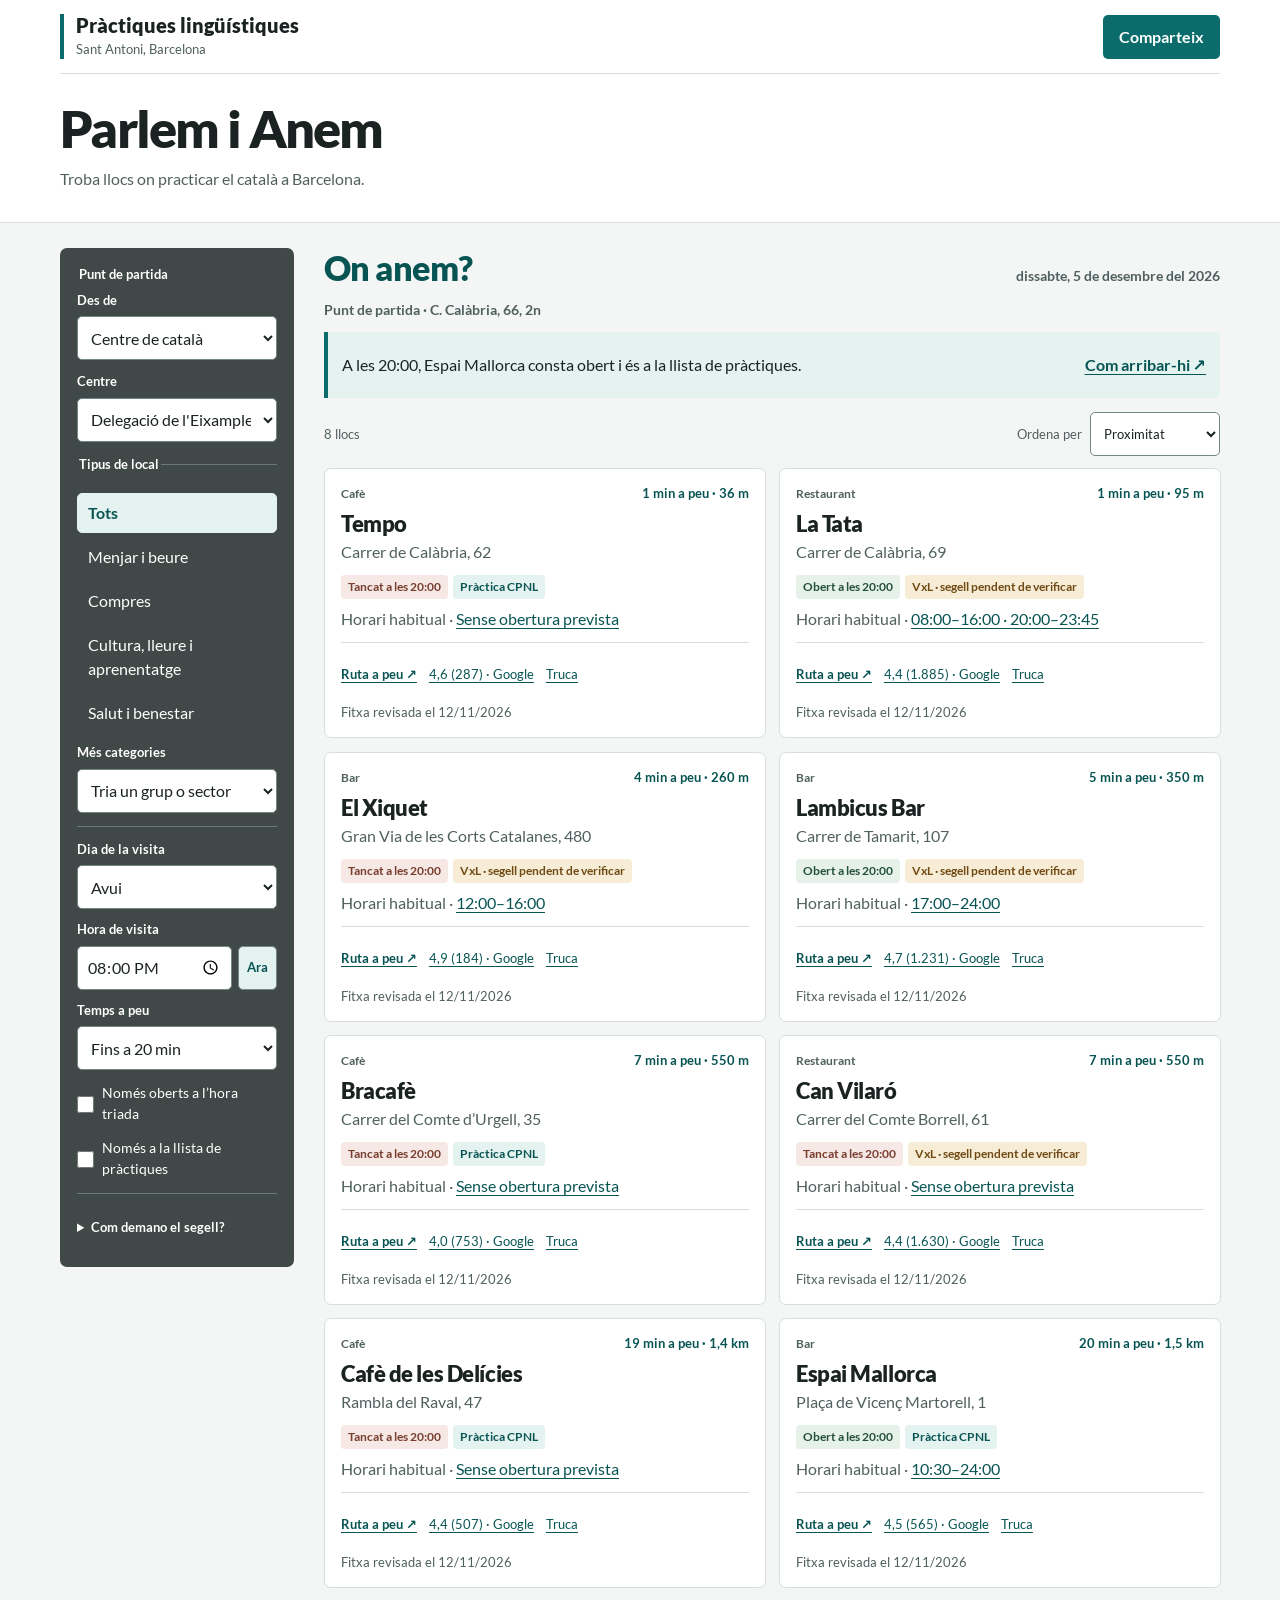
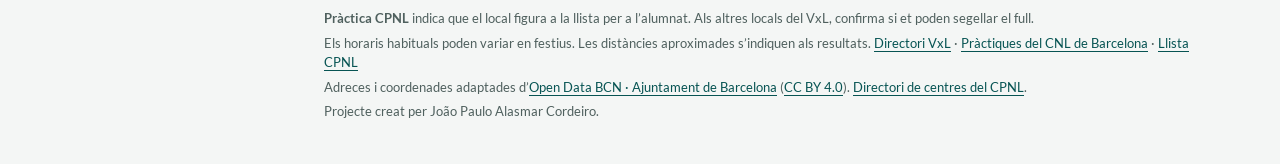
<file: index.html>
<!DOCTYPE html>
<html lang="ca">
<head>
  <meta charset="utf-8">
  <meta name="viewport" content="width=device-width, initial-scale=1">
  <meta name="theme-color" content="#ffffff">
  <meta name="description" content="Troba llocs on practicar el català a Barcelona. Filtra per horari i distància a peu.">
  <meta property="og:title" content="Parlem i Anem">
  <meta property="og:description" content="Tria on practicar el català i fer un mos després de classe.">
  <title>Parlem i Anem</title>
  <meta http-equiv="Content-Security-Policy" content="default-src 'none'; script-src 'self'; style-src 'self'; font-src 'self'; img-src 'self'; connect-src 'self'; base-uri 'none'; form-action 'none'; object-src 'none'">
  <link rel="canonical" href="https://jpac89.github.io/segell-i-tapes/">
  <meta property="og:image" content="https://jpac89.github.io/segell-i-tapes/og-image.png">
  <link rel="icon" href="./favicon.svg" type="image/svg+xml">
  <link rel="preload" href="./fonts/lato-400.woff2" as="font" type="font/woff2" crossorigin>
  <link rel="stylesheet" href="./styles.css">
</head>
<body>
  <a class="skip-link" href="#results-title">Ves als resultats</a>
  <header class="masthead">
    <div class="wrap">
      <div class="top">
        <div class="identity">
          <p class="brand">Pràctiques lingüístiques</p>
          <p class="location">Sant Antoni, Barcelona</p>
        </div>
        <button type="button" class="share" id="share">Comparteix</button>
      </div>
      <p id="share-status" role="status"></p>
      <label id="share-manual" hidden>Copia l’enllaç
        <input type="url" id="share-url" readonly>
      </label>
      <div class="hero">
        <h1>Parlem i Anem</h1>
        <p class="hero-lead">Troba llocs on practicar el català a Barcelona.</p>
      </div>
    </div>
  </header>
  <main class="workspace wrap">
    <aside aria-label="Filtres">
      <button id="filter-toggle" class="filter-toggle" type="button" aria-expanded="false" aria-controls="filters-panel">Filtres</button>
      <div id="filters-panel">
      <fieldset class="origin-controls">
        <legend>Punt de partida</legend>
        <label class="label" for="origin-mode">Des de</label>
        <select id="origin-mode"><option value="centre">Centre de català</option><option value="location">La meva ubicació</option><option value="address">Una adreça de Barcelona</option></select>
        <div id="centre-controls"><label class="label" for="centre">Centre</label><select id="centre"></select></div>
        <div id="location-controls" hidden><button type="button" id="locate">Utilitza la meva ubicació</button></div>
        <form id="address-controls" hidden>
          <label class="label" for="street">Carrer, plaça o avinguda</label>
          <input id="street" type="search" maxlength="100" placeholder="Calàbria" required>
          <label class="label" for="number">Número</label>
          <input id="number" type="text" maxlength="8" placeholder="66" required>
          <button type="submit">Cerca l’adreça</button>
          <div id="address-matches"></div>
        </form>
        <p id="origin-status" role="status"></p>
      </fieldset>
      <fieldset class="filter-section">
        <legend>Tipus de local</legend>
        <div class="categories" id="categories">
          <button class="category" type="button" data-category="all" aria-pressed="true">Tots</button>
          <button class="category" type="button" data-category="food" aria-pressed="false">Menjar i beure</button>
          <button class="category" type="button" data-category="shopping" aria-pressed="false">Compres</button>
          <button class="category" type="button" data-category="culture" aria-pressed="false">Cultura, lleure i aprenentatge</button>
          <button class="category" type="button" data-category="health" aria-pressed="false">Salut i benestar</button>
        </div>
        <label class="label more-label" for="sector">Més categories</label>
        <select id="sector"><option value="">Tria un grup o sector</option></select>
      </fieldset>
      <div class="filter-section controls">
        <div><label class="label" for="day">Dia de la visita</label><select id="day"><option value="today">Avui</option><option value="0">Dilluns</option><option value="1">Dimarts</option><option value="2">Dimecres</option><option value="3">Dijous</option><option value="4">Divendres</option><option value="5">Dissabte</option><option value="6">Diumenge</option></select></div>
        <div><label class="label" for="time">Hora de visita</label><div class="visit-time"><input type="time" id="time" value="20:00" required><button id="now" type="button">Ara</button></div></div>
        <div><label class="label" for="radius">Temps a peu</label><select id="radius"><option value="5">Fins a 5 min</option><option value="10">Fins a 10 min</option><option value="20" selected>Fins a 20 min</option><option value="all">Sense límit</option></select></div>
        <label class="check"><input id="open-only" type="checkbox"> Només oberts a l’hora triada</label>
        <label class="check"><input id="confirmed-only" type="checkbox"> Només a la llista de pràctiques</label>
      </div>
      <details class="tip">
        <summary>Com demano el segell?</summary>
        <p>«Bona tarda! Som alumnes de català. Podem fer la pràctica aquí? Ens podeu segellar el full, si us plau?»</p>
      </details>
      </div>
    </aside>
    <section aria-labelledby="results-title">
      <div class="summary"><h2 id="results-title" tabindex="-1">On anem?</h2><p id="visit-date" class="date"></p></div>
      <p id="search-origin" class="date"></p>
      <div class="highlight" id="highlight" role="status"></div>
      <div class="list-meta"><p id="count" role="status"></p><label class="sort" for="sort">Ordena per <select id="sort"><option value="distance">Proximitat</option><option value="rating">Nota de Google</option></select></label></div>
      <div class="cards" id="cards"></div>
      <noscript><p>Activa JavaScript per veure la llista i utilitzar els filtres.</p></noscript>
      <footer class="sources">
        <p><strong>Pràctica CPNL</strong> indica que el local figura a la llista per a l’alumnat. Als altres locals del VxL, confirma si et poden segellar el full.</p>
        <p>Els horaris habituals poden variar en festius. Les distàncies aproximades s’indiquen als resultats. <a href="https://www.vxl.cat/collaboradors-vxl/establiments?cnl=All&amp;sector=244&amp;comarca=5453&amp;municipi=6460" target="_blank" rel="noopener noreferrer">Directori VxL</a> · <a href="https://www.cpnl.cat/xarxa/cnlbarcelona/foment/practiques-linguistiques/" target="_blank" rel="noopener noreferrer">Pràctiques del CNL de Barcelona</a> · <a href="https://www.cpnl.cat/alumnes/practiques/" target="_blank" rel="noopener noreferrer">Llista CPNL</a></p>
        <p>Adreces i coordenades adaptades d’<a href="https://opendata-ajuntament.barcelona.cat/data/ca/dataset/taula-direle">Open Data BCN · Ajuntament de Barcelona</a> (<a href="https://creativecommons.org/licenses/by/4.0/">CC BY 4.0</a>). <a href="https://www.cpnl.cat/xarxa/centres/">Directori de centres del CPNL</a>.</p>
        <p>Projecte creat per João Paulo Alasmar Cordeiro.</p>
      </footer>
    </section>
  </main>
  <script type="module" src="./app.js"></script>
</body>
</html>
</file>
<file: styles.css>
:root {
  color-scheme: light;
  --ink: #1b2322;
  --muted: #4f605e;
  --teal: #0c6c6b;
  --teal-dark: #075453;
  --teal-light: #e4f2f0;
  --surface: #f4f6f5;
  --paper: #fff;
  --line: #d6dfdd;
  --control-line: #758783;
  --sidebar: #404947;
  --sidebar-line: #697976;
  --green-soft: #e6f1e9;
  --red-soft: #f6e8e5;
  --amber-soft: #f7edd6;
  --sans: Lato, Arial, system-ui, sans-serif;
}
*, *::before, *::after { box-sizing: border-box; }
body { margin: 0; background: var(--surface); color: var(--ink); font: 15px/1.5 var(--sans); }
a { color: var(--teal-dark); text-underline-offset: 3px; }
button, input, select { font: inherit; }
button, select, input[type="checkbox"] { cursor: pointer; }
:focus-visible { outline: 3px solid var(--teal); outline-offset: 3px; }
button { color: inherit; }
.wrap { width: min(1160px, calc(100% - 64px)); margin-inline: auto; }
.masthead { background: var(--paper); border-bottom: 1px solid var(--line); }
.top { min-height: 74px; display: flex; align-items: center; justify-content: space-between; gap: 16px; border-bottom: 1px solid var(--line); }
.identity { border-left: 4px solid var(--teal); padding-left: 12px; }
.brand { font-size: 20px; line-height: 1.15; font-weight: 900; }
.location { margin-top: 3px; color: var(--muted); font-size: 13px; }
.share { background: var(--teal); border: 1px solid transparent; color: var(--paper); padding: 8px 15px; border-radius: 5px; min-height: 44px; font-weight: 700; }
.share:hover { background: var(--teal-dark); }
.hero { padding-block: 26px 31px; }
h1, h2, h3, p { margin: 0; }
h1 { font-size: clamp(31px, 5vw, 52px); line-height: 1.1; font-weight: 900; letter-spacing: -.033em; }
.hero-lead { margin-top: 10px; color: var(--muted); font-size: clamp(15px, 2vw, 18px); }
.workspace { display: grid; grid-template-columns: 234px minmax(0, 1fr); gap: 30px; padding-block: 25px 42px; }
aside { align-self: start; background: var(--sidebar); color: var(--paper); border-radius: 7px; padding: 17px; position: sticky; top: 16px; }
aside :focus-visible { outline-color: #b1f5ed; }
.label, legend { display: block; font-size: 13px; font-weight: 700; margin-bottom: 6px; }
fieldset { border: 0; margin: 0; padding: 0; min-width: 0; }
.categories { display: grid; gap: 4px; }
.category { border: 1px solid transparent; background: transparent; min-height: 40px; border-radius: 5px; padding: 7px 10px; text-align: left; }
.category:hover { background: #505e5b; }
.category[aria-pressed="true"] { border-color: var(--teal-light); background: var(--teal-light); color: var(--teal-dark); font-weight: 700; }
.filter-section { margin-top: 13px; padding-top: 13px; border-top: 1px solid var(--sidebar-line); }
.controls { display: grid; gap: 11px; }
input[type="time"], select { min-height: 41px; padding: 7px 9px; border: 1px solid var(--control-line); border-radius: 5px; background: var(--paper); color: var(--ink); width: 100%; }
.visit-time { display: flex; gap: 6px; }
.visit-time input { min-width: 0; }
.visit-time button { padding: 0 8px; border: 1px solid var(--control-line); border-radius: 5px; background: var(--teal-light); color: var(--teal-dark); font-size: 13px; font-weight: 700; }
input[type="checkbox"] { accent-color: var(--teal); width: 17px; height: 17px; flex: 0 0 17px; margin: 2px 0 0; }
.check { display: flex; gap: 8px; align-items: start; font-size: 14px; }
.tip { margin-top: 13px; padding-top: 12px; border-top: 1px solid var(--sidebar-line); }
.tip p { color: #e3efed; font-size: 13px; }
.tip summary { font-weight: 700; font-size: 13px; cursor: pointer; }
.tip p { margin-top: 7px; }
.summary { display: flex; flex-wrap: wrap; gap: 7px 15px; align-items: baseline; justify-content: space-between; margin-bottom: 12px; }
h2 { color: var(--teal-dark); font-size: clamp(25px, 3vw, 34px); line-height: 1.15; font-weight: 900; letter-spacing: -.025em; }
.date { color: var(--muted); font-size: 14px; font-weight: 550; }
.highlight { display: flex; align-items: center; justify-content: space-between; gap: 8px 18px; background: var(--teal-light); border-left: 4px solid var(--teal); border-radius: 0 6px 6px 0; padding: 11px 14px; margin-bottom: 14px; }
.highlight p { font-size: 14px; }
.highlight a { white-space: nowrap; font-weight: 700; }
.list-meta { display: flex; align-items: center; justify-content: space-between; flex-wrap: wrap; gap: 9px; margin-bottom: 12px; color: var(--muted); font-size: 13px; }
.sort { display: flex; align-items: center; gap: 8px; }
.sort select { min-height: 37px; width: auto; }
.cards { display: grid; grid-template-columns: repeat(2, minmax(0, 1fr)); gap: 13px; }
.card { background: var(--paper); border: 1px solid var(--line); border-radius: 7px; padding: 15px 16px; display: flex; flex-direction: column; min-width: 0; }
.card-top { display: flex; align-items: center; justify-content: space-between; gap: 8px; margin-bottom: 7px; }
.kind { font-size: 12px; font-weight: 700; color: var(--muted); }
.distance { font-size: 13px; font-weight: 700; white-space: nowrap; color: var(--teal-dark); }
h3 { font-size: 22px; line-height: 1.15; font-weight: 900; letter-spacing: -.02em; }
.address { color: var(--muted); font-size: 13px; margin-top: 4px; }
.pills { display: flex; flex-wrap: wrap; align-items: center; gap: 5px; margin-top: 11px; }
.pill { border-radius: 4px; padding: 3px 7px; font-size: 12px; font-weight: 700; }
.open { background: var(--green-soft); color: #255138; }
.confirmed { background: var(--teal-light); color: var(--teal-dark); }
.closed { background: var(--red-soft); color: #783e2e; }
.unconfirmed { background: var(--amber-soft); color: #704a14; }
.hours { font-size: 13px; color: var(--muted); margin-top: 8px; margin-bottom: 11px; }
.actions { margin-top: auto; padding-top: 10px; border-top: 1px solid var(--line); display: flex; flex-wrap: wrap; align-items: center; gap: 5px 12px; }
.actions a { font-size: 13px; min-height: 32px; display: inline-flex; align-items: center; }
.actions a:first-child { font-weight: 700; }
.star { color: #8f5c10; margin-right: 4px; }
.muted { color: var(--muted); }
.empty { grid-column: 1/-1; background: var(--paper); padding: 22px; border: 1px dashed #aeb8aa; border-radius: 10px; }
.empty button { margin-top: 8px; background: var(--teal); color: white; border: 0; border-radius: 5px; padding: 7px 10px; }
.sources { margin-top: 21px; color: var(--muted); font-size: 13px; }
.sources p + p { margin-top: 5px; }
#share-status:not(:empty) { margin-top: 10px; color: var(--teal-dark); }
#share-manual:not([hidden]) { display: grid; gap: 5px; margin-top: 10px; max-width: 30rem; }
#share-url { width: 100%; min-width: 0; min-height: 41px; padding: 7px 9px; border: 1px solid var(--control-line); border-radius: 5px; color: var(--ink); background: var(--paper); }
@media (max-width: 920px) { .workspace { grid-template-columns: 205px minmax(0,1fr); gap: 19px; } .wrap { width: calc(100% - 40px); } }
@media (max-width: 740px) { .workspace { grid-template-columns: 1fr; padding-top: 16px; } aside { position: static; padding: 13px; } .categories { display: flex; flex-wrap: wrap; gap: 5px; } .category { flex: 0 0 auto; border-color: var(--sidebar-line); } .controls { grid-template-columns: 1fr 1fr; align-items: center; } .hero { padding-block: 18px 21px; } .top { min-height: 64px; } }
@media (max-width: 520px) { .wrap { width: calc(100% - 28px); } .cards { grid-template-columns: 1fr; } .highlight { align-items: start; } .card { padding: 14px; } }
@media (max-width: 350px) { .highlight { flex-direction: column; } .controls { grid-template-columns: 1fr; } }

@font-face { font-family: Lato; font-style: normal; font-weight: 400; font-display: swap; src: url('./fonts/lato-400.woff2') format('woff2'); }
@font-face { font-family: Lato; font-style: normal; font-weight: 700; font-display: swap; src: url('./fonts/lato-700.woff2') format('woff2'); }
@font-face { font-family: Lato; font-style: normal; font-weight: 900; font-display: swap; src: url('./fonts/lato-900.woff2') format('woff2'); }

[hidden] { display: none !important; }
body { font-size: 16px; }
.skip-link { position: absolute; top: 8px; left: 8px; z-index: 2; padding: 10px; background: white; transform: translateY(-200%); }
.skip-link:focus { transform: none; }
aside { position: static; min-width: 0; }
aside button { min-height: 44px; }
.origin-controls > div:not([hidden]), #address-controls { margin-top: 12px; }
.origin-controls form > * + *, #address-matches button + button { margin-top: 6px; }
.origin-controls input, .origin-controls button, #filter-toggle {
  width: 100%; min-height: 44px; padding: 7px 9px; border: 1px solid var(--control-line);
  border-radius: 5px; color: var(--ink); background: var(--paper);
}
#origin-status:not(:empty) { margin-top: 8px; font-size: 14px; }
.more-label { margin-top: 10px; }
.check { min-height: 44px; align-items: center; cursor: pointer; }
#day, #centre, #origin-mode, #sector, #radius, #time, #sort { min-height: 44px; }
.tip summary, .actions a, .highlight a { min-height: 44px; align-content: center; }
.highlight a { display: inline-flex; align-items: center; white-space: normal; }
.address, .hours { font-size: 16px; }
.empty button, #share-url { min-height: 44px; }
.highlight p, .hero-lead { font-size: max(16px, 1em); }
.verified { margin-top: 6px; font-size: 13px; color: var(--muted); }
.card { content-visibility: auto; contain-intrinsic-block-size: auto 260px; }
.card-top { flex-wrap: wrap; }
.distance { white-space: normal; }
#search-origin { margin-bottom: 12px; }
.filter-toggle { display: none; }
@media (max-width: 740px) {
  .filter-toggle { display: block; font-weight: 700; }
  #filters-panel { margin-top: 14px; }
  .workspace { row-gap: 16px; }
}
@media (max-width: 520px) {
  .highlight { flex-direction: column; align-items: start; gap: 2px; }
}
</file>
